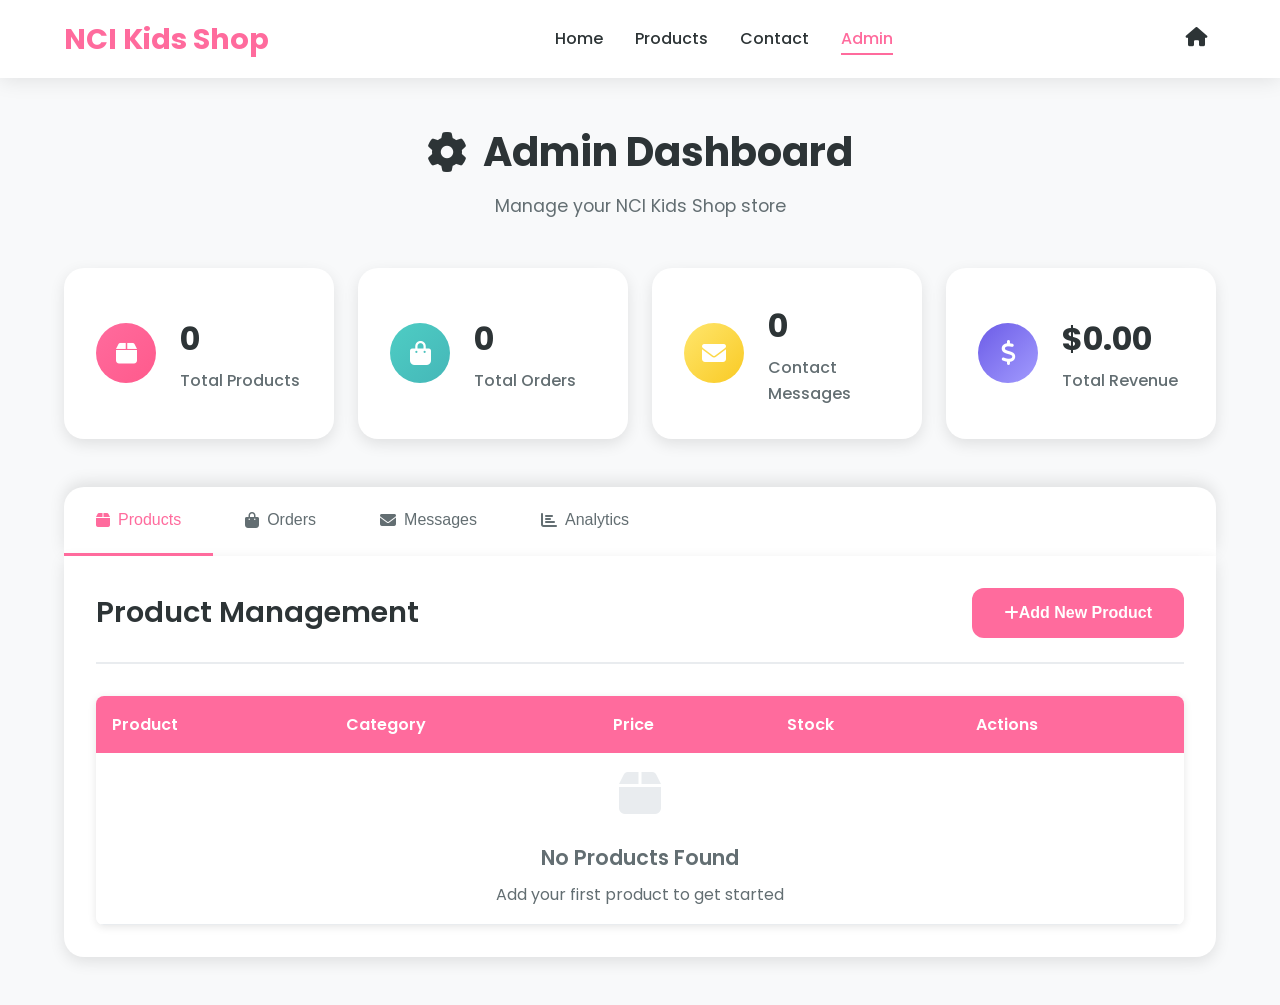
<file: pages/admin.html>
<!DOCTYPE html>
<html lang="en">
<head>
    <meta charset="UTF-8">
    <meta name="viewport" content="width=device-width, initial-scale=1.0">
    <title>Admin Dashboard - NCI Kids Shop</title>
    <link rel="stylesheet" href="../css/style.css">
    <link rel="stylesheet" href="../css/admin.css">
    <link href="https://fonts.googleapis.com/css2?family=Poppins:wght@300;400;500;600;700&display=swap" rel="stylesheet">
    <link rel="stylesheet" href="https://cdnjs.cloudflare.com/ajax/libs/font-awesome/6.4.0/css/all.min.css">
</head>
<body>
    <!-- Header -->
    <header class="header">
        <nav class="navbar">
            <div class="nav-container">
                <div class="nav-logo">
                    <h2><a href="../index.html">NCI Kids Shop</a></h2>
                </div>
                <ul class="nav-menu">
                    <li><a href="../index.html" class="nav-link">Home</a></li>
                    <li><a href="../index.html#products" class="nav-link">Products</a></li>
                    <li><a href="contact.html" class="nav-link">Contact</a></li>
                    <li><a href="admin.html" class="nav-link active">Admin</a></li>
                </ul>
                <div class="nav-icons">
                    <div class="cart-icon" onclick="window.location.href = '../index.html'">
                        <i class="fas fa-home"></i>
                    </div>
                </div>
                <div class="hamburger">
                    <span></span>
                    <span></span>
                    <span></span>
                </div>
            </div>
        </nav>
    </header>

    <!-- Admin Dashboard -->
    <section class="admin-section">
        <div class="container">
            <div class="admin-header">
                <h1><i class="fas fa-cog"></i> Admin Dashboard</h1>
                <p>Manage your NCI Kids Shop store</p>
            </div>

            <!-- Dashboard Stats -->
            <div class="dashboard-stats">
                <div class="stat-card">
                    <div class="stat-icon">
                        <i class="fas fa-box"></i>
                    </div>
                    <div class="stat-info">
                        <h3 id="totalProducts">15</h3>
                        <p>Total Products</p>
                    </div>
                </div>
                <div class="stat-card">
                    <div class="stat-icon">
                        <i class="fas fa-shopping-bag"></i>
                    </div>
                    <div class="stat-info">
                        <h3 id="totalOrders">0</h3>
                        <p>Total Orders</p>
                    </div>
                </div>
                <div class="stat-card">
                    <div class="stat-icon">
                        <i class="fas fa-envelope"></i>
                    </div>
                    <div class="stat-info">
                        <h3 id="totalMessages">0</h3>
                        <p>Contact Messages</p>
                    </div>
                </div>
                <div class="stat-card">
                    <div class="stat-icon">
                        <i class="fas fa-dollar-sign"></i>
                    </div>
                    <div class="stat-info">
                        <h3 id="totalRevenue">$0</h3>
                        <p>Total Revenue</p>
                    </div>
                </div>
            </div>

            <!-- Admin Tabs -->
            <div class="admin-tabs">
                <button class="tab-btn active" onclick="showTab('products')">
                    <i class="fas fa-box"></i> Products
                </button>
                <button class="tab-btn" onclick="showTab('orders')">
                    <i class="fas fa-shopping-bag"></i> Orders
                </button>
                <button class="tab-btn" onclick="showTab('messages')">
                    <i class="fas fa-envelope"></i> Messages
                </button>
                <button class="tab-btn" onclick="showTab('analytics')">
                    <i class="fas fa-chart-bar"></i> Analytics
                </button>
            </div>

            <!-- Products Tab -->
            <div class="tab-content active" id="products-tab">
                <div class="section-header">
                    <h2>Product Management</h2>
                    <button class="btn-primary" onclick="showAddProductForm()">
                        <i class="fas fa-plus"></i> Add New Product
                    </button>
                </div>

                <!-- Product Form -->
                <div class="product-form-container" id="productFormContainer">
                    <div class="form-header">
                        <h3 id="formTitle">Add New Product</h3>
                        <button class="close-form" onclick="hideProductForm()">
                            <i class="fas fa-times"></i>
                        </button>
                    </div>
                    <form class="product-form" id="productForm">
                        <input type="hidden" id="productId">
                        <div class="form-row">
                            <div class="form-group">
                                <label for="productName">Product Name *</label>
                                <input type="text" id="productName" name="name" required>
                                <span class="error-message"></span>
                            </div>
                            <div class="form-group">
                                <label for="productCategory">Category *</label>
                                <select id="productCategory" name="category" required>
                                    <option value="">Select Category</option>
                                    <option value="clothing">Clothing</option>
                                    <option value="toys">Toys</option>
                                    <option value="feeding">Feeding</option>
                                    <option value="accessories">Accessories</option>
                                    <option value="bath-care">Bath & Care</option>
                                </select>
                                <span class="error-message"></span>
                            </div>
                        </div>
                        <div class="form-row">
                            <div class="form-group">
                                <label for="productPrice">Price *</label>
                                <input type="number" id="productPrice" name="price" step="0.01" min="0" required>
                                <span class="error-message"></span>
                            </div>
                            <div class="form-group">
                                <label for="productStock">Stock Quantity</label>
                                <input type="number" id="productStock" name="stock" min="0" value="0">
                            </div>
                        </div>
                        <div class="form-group">
                            <label for="productDescription">Description *</label>
                            <textarea id="productDescription" name="description" rows="3" required></textarea>
                            <span class="error-message"></span>
                        </div>
                        <div class="form-group">
                            <label for="productImage">Image URL</label>
                            <input type="url" id="productImage" name="image" placeholder="https://example.com/image.jpg">
                        </div>
                        <div class="form-actions">
                            <button type="button" class="btn-secondary" onclick="hideProductForm()">Cancel</button>
                            <button type="submit" class="btn-primary">
                                <i class="fas fa-save"></i> <span id="submitText">Add Product</span>
                            </button>
                        </div>
                    </form>
                </div>

                <!-- Products List -->
                <div class="products-list">
                    <div class="products-table">
                        <table>
                            <thead>
                                <tr>
                                    <th>Product</th>
                                    <th>Category</th>
                                    <th>Price</th>
                                    <th>Stock</th>
                                    <th>Actions</th>
                                </tr>
                            </thead>
                            <tbody id="productsTableBody">
                                <!-- Products will be loaded here -->
                            </tbody>
                        </table>
                    </div>
                </div>
            </div>

            <!-- Orders Tab -->
            <div class="tab-content" id="orders-tab">
                <div class="section-header">
                    <h2>Order Management</h2>
                </div>
                <div class="orders-list">
                    <div class="orders-table">
                        <table>
                            <thead>
                                <tr>
                                    <th>Order ID</th>
                                    <th>Customer</th>
                                    <th>Date</th>
                                    <th>Total</th>
                                    <th>Status</th>
                                    <th>Actions</th>
                                </tr>
                            </thead>
                            <tbody id="ordersTableBody">
                                <!-- Orders will be loaded here -->
                            </tbody>
                        </table>
                    </div>
                </div>
            </div>

            <!-- Messages Tab -->
            <div class="tab-content" id="messages-tab">
                <div class="section-header">
                    <h2>Contact Messages</h2>
                </div>
                <div class="messages-list">
                    <div id="messagesContainer">
                        <!-- Messages will be loaded here -->
                    </div>
                </div>
            </div>

            <!-- Analytics Tab -->
            <div class="tab-content" id="analytics-tab">
                <div class="section-header">
                    <h2>Analytics & Reports</h2>
                </div>
                <div class="analytics-container">
                    <div class="analytics-card">
                        <h3>Product Categories</h3>
                        <div class="category-stats" id="categoryStats">
                            <!-- Category statistics will be loaded here -->
                        </div>
                    </div>
                    <div class="analytics-card">
                        <h3>Recent Activity</h3>
                        <div class="activity-feed" id="activityFeed">
                            <!-- Activity feed will be loaded here -->
                        </div>
                    </div>
                </div>
            </div>
        </div>
    </section>

    <!-- Order Details Modal -->
    <div class="modal" id="orderModal">
        <div class="modal-content modal-large">
            <div class="modal-header">
                <h2>Order Details</h2>
                <button class="close-modal" onclick="closeOrderModal()">
                    <i class="fas fa-times"></i>
                </button>
            </div>
            <div class="modal-body" id="orderModalBody">
                <!-- Order details will be loaded here -->
            </div>
        </div>
    </div>

    <!-- Delete Confirmation Modal -->
    <div class="modal" id="deleteModal">
        <div class="modal-content">
            <div class="modal-header">
                <h2>Confirm Delete</h2>
                <button class="close-modal" onclick="closeDeleteModal()">
                    <i class="fas fa-times"></i>
                </button>
            </div>
            <div class="modal-body">
                <p>Are you sure you want to delete this product? This action cannot be undone.</p>
            </div>
            <div class="modal-actions">
                <button class="btn-secondary" onclick="closeDeleteModal()">Cancel</button>
                <button class="btn-danger" onclick="confirmDelete()">Delete</button>
            </div>
        </div>
    </div>

    <script src="../js/script.js"></script>
    <script src="../js/admin.js"></script>
</body>
</html>
</file>
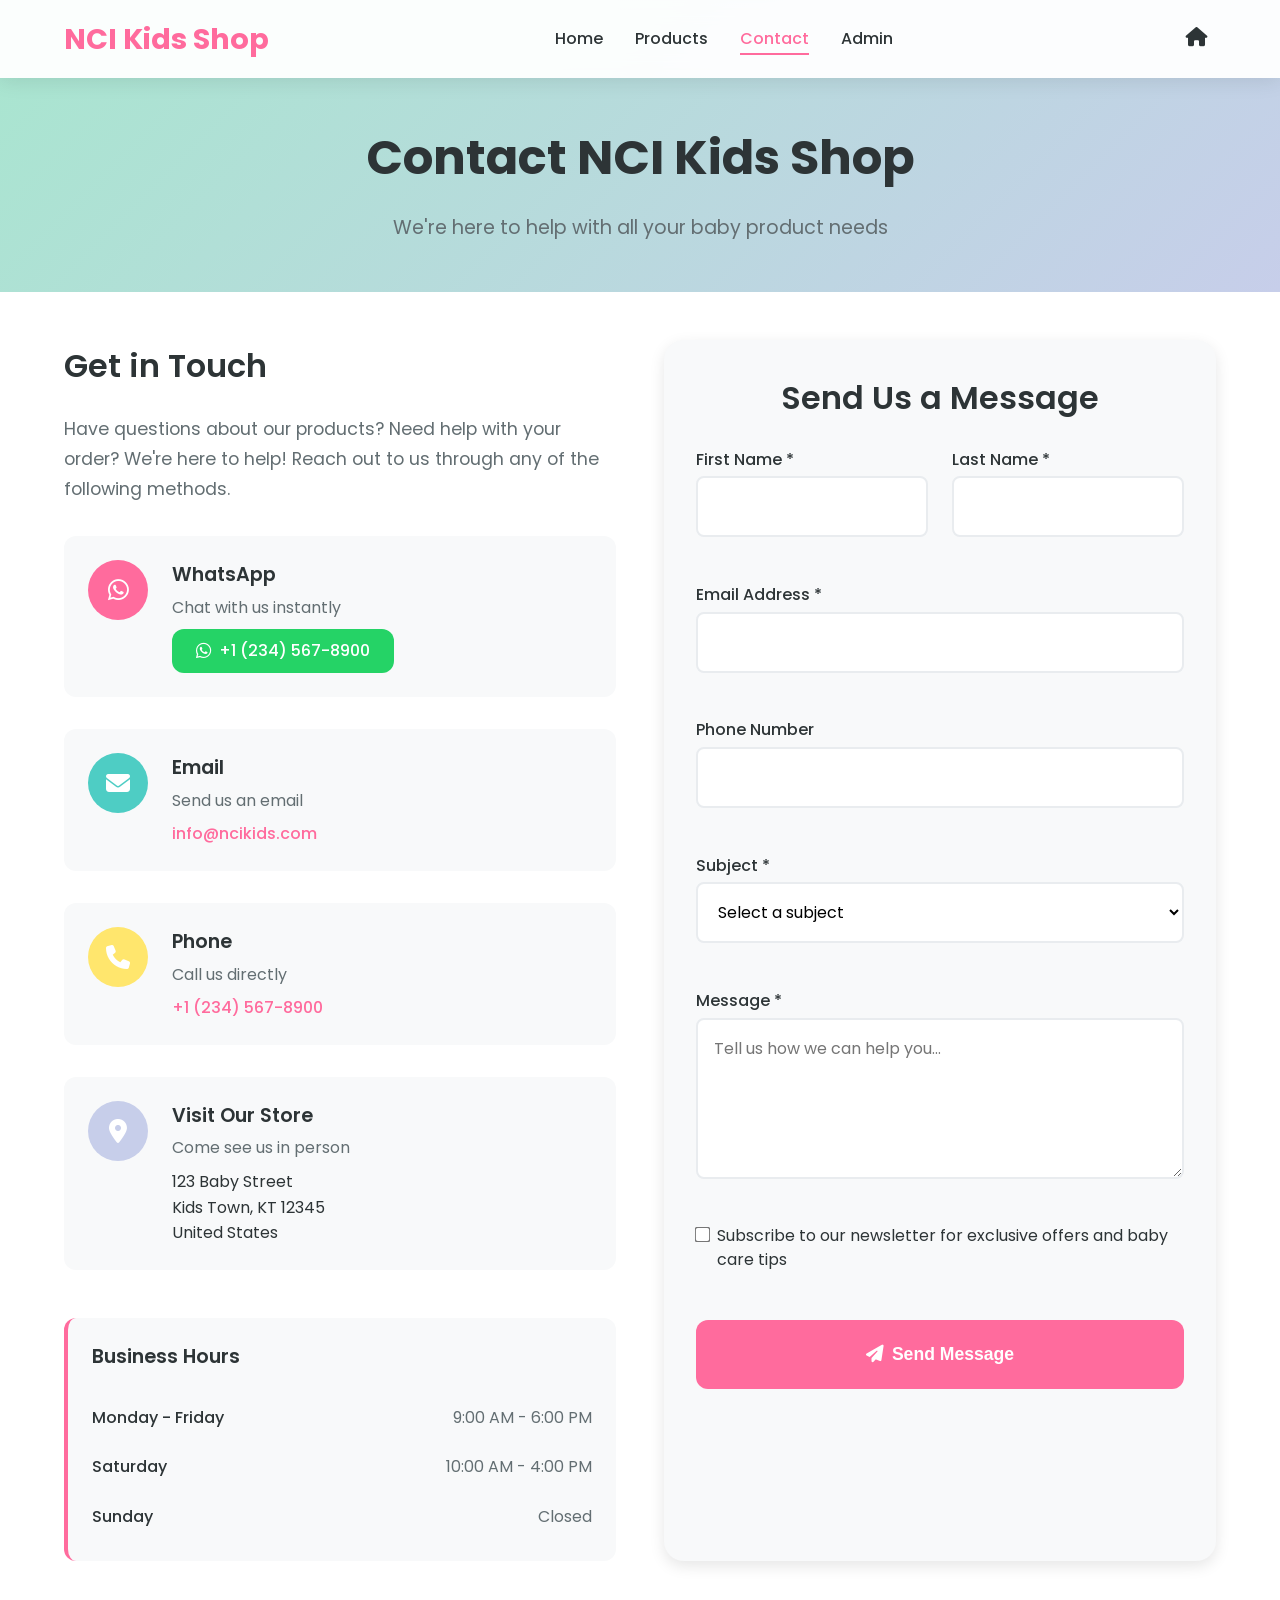
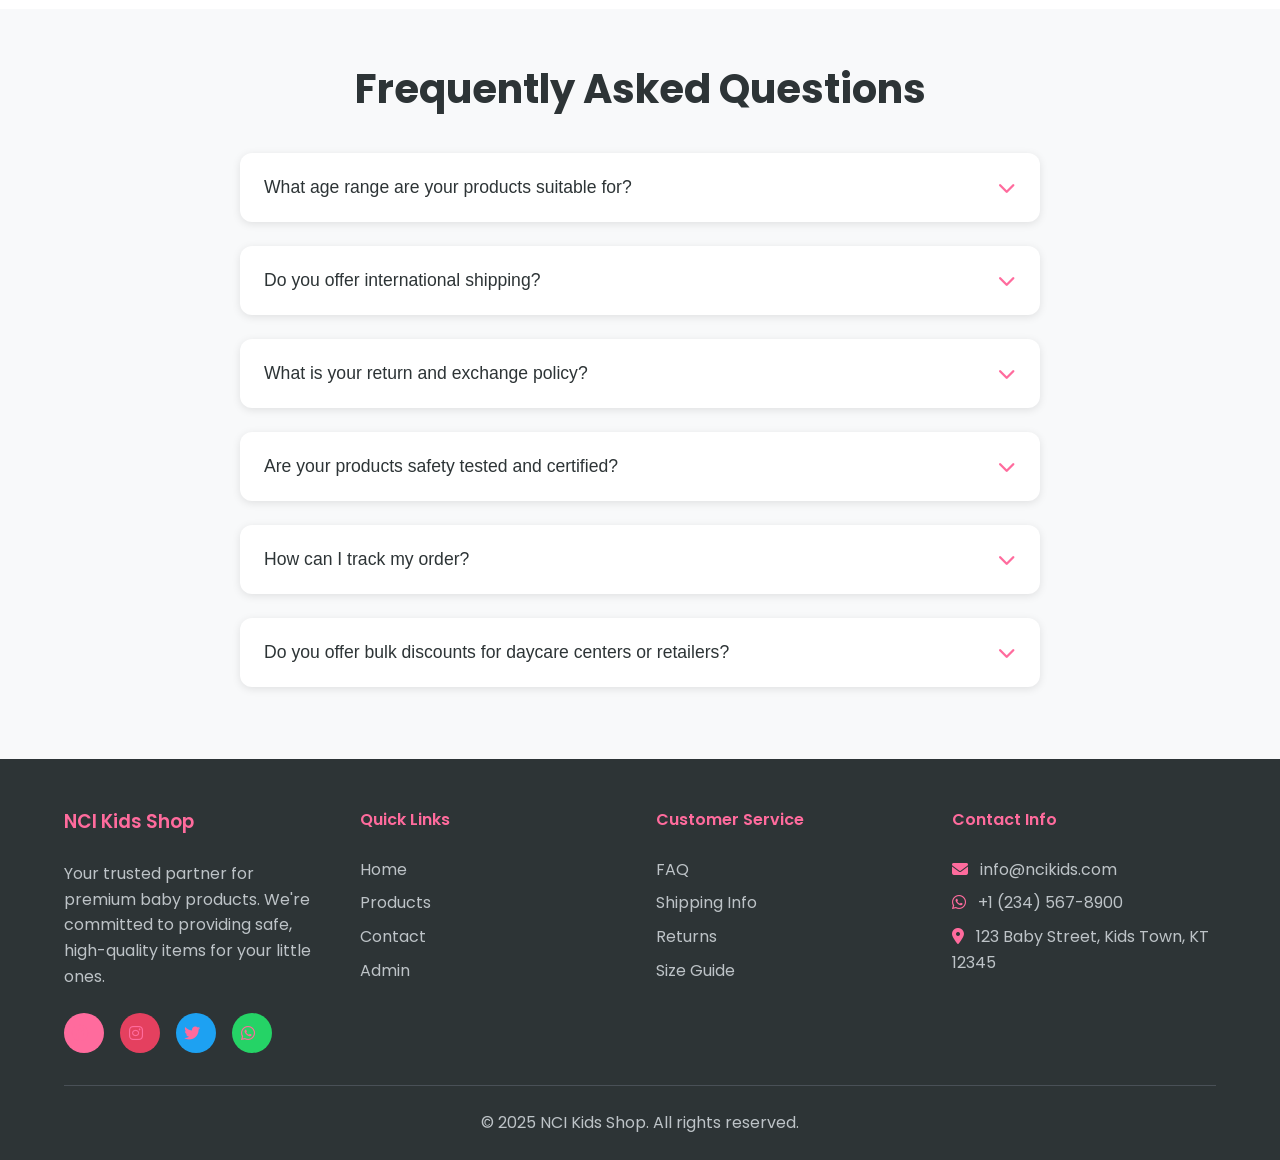
<file: pages/contact.html>
<!DOCTYPE html>
<html lang="en">
<head>
    <meta charset="UTF-8">
    <meta name="viewport" content="width=device-width, initial-scale=1.0">
    <title>Contact Us - NCI Kids Shop</title>
    <link rel="stylesheet" href="../css/style.css">
    <link rel="stylesheet" href="../css/contact.css">
    <link href="https://fonts.googleapis.com/css2?family=Poppins:wght@300;400;500;600;700&display=swap" rel="stylesheet">
    <link rel="stylesheet" href="https://cdnjs.cloudflare.com/ajax/libs/font-awesome/6.4.0/css/all.min.css">
</head>
<body>
    <!-- Header -->
    <header class="header">
        <nav class="navbar">
            <div class="nav-container">
                <div class="nav-logo">
                    <h2><a href="../index.html">NCI Kids Shop</a></h2>
                </div>
                <ul class="nav-menu">
                    <li><a href="../index.html" class="nav-link">Home</a></li>
                    <li><a href="../index.html#products" class="nav-link">Products</a></li>
                    <li><a href="contact.html" class="nav-link active">Contact</a></li>
                    <li><a href="admin.html" class="nav-link">Admin</a></li>
                </ul>
                <div class="nav-icons">
                    <div class="cart-icon" onclick="window.location.href = '../index.html'">
                        <i class="fas fa-home"></i>
                    </div>
                </div>
                <div class="hamburger">
                    <span></span>
                    <span></span>
                    <span></span>
                </div>
            </div>
        </nav>
    </header>

    <!-- Contact Hero Section -->
    <section class="contact-hero">
        <div class="container">
            <div class="contact-hero-content">
                <h1>Contact NCI Kids Shop</h1>
                <p>We're here to help with all your baby product needs</p>
            </div>
        </div>
    </section>

    <!-- Contact Section -->
    <section class="contact-section">
        <div class="container">
            <div class="contact-container">
                <!-- Contact Information -->
                <div class="contact-info">
                    <h2>Get in Touch</h2>
                    <p class="contact-description">
                        Have questions about our products? Need help with your order? 
                        We're here to help! Reach out to us through any of the following methods.
                    </p>
                    
                    <div class="contact-methods">
                        <div class="contact-method">
                            <div class="contact-icon">
                                <i class="fab fa-whatsapp"></i>
                            </div>
                            <div class="contact-details">
                                <h3>WhatsApp</h3>
                                <p>Chat with us instantly</p>
                                <a href="https://wa.me/1234567890?text=Hi,%20I'm%20interested%20in%20your%20baby%20products" target="_blank" class="whatsapp-link">
                                    +1 (234) 567-8900
                                </a>
                            </div>
                        </div>

                        <div class="contact-method">
                            <div class="contact-icon">
                                <i class="fas fa-envelope"></i>
                            </div>
                            <div class="contact-details">
                                <h3>Email</h3>
                                <p>Send us an email</p>
                                <a href="mailto:info@ncikids.com">info@ncikids.com</a>
                            </div>
                        </div>

                        <div class="contact-method">
                            <div class="contact-icon">
                                <i class="fas fa-phone"></i>
                            </div>
                            <div class="contact-details">
                                <h3>Phone</h3>
                                <p>Call us directly</p>
                                <a href="tel:+1234567890">+1 (234) 567-8900</a>
                            </div>
                        </div>

                        <div class="contact-method">
                            <div class="contact-icon">
                                <i class="fas fa-map-marker-alt"></i>
                            </div>
                            <div class="contact-details">
                                <h3>Visit Our Store</h3>
                                <p>Come see us in person</p>
                                <address>
                                    123 Baby Street<br>
                                    Kids Town, KT 12345<br>
                                    United States
                                </address>
                            </div>
                        </div>
                    </div>

                    <div class="business-hours">
                        <h3>Business Hours</h3>
                        <div class="hours-list">
                            <div class="hours-item">
                                <span class="day">Monday - Friday</span>
                                <span class="time">9:00 AM - 6:00 PM</span>
                            </div>
                            <div class="hours-item">
                                <span class="day">Saturday</span>
                                <span class="time">10:00 AM - 4:00 PM</span>
                            </div>
                            <div class="hours-item">
                                <span class="day">Sunday</span>
                                <span class="time">Closed</span>
                            </div>
                        </div>
                    </div>
                </div>

                <!-- Contact Form -->
                <div class="contact-form-container">
                    <h2>Send Us a Message</h2>
                    <form class="contact-form" id="contactForm">
                        <div class="form-row">
                            <div class="form-group">
                                <label for="firstName">First Name *</label>
                                <input type="text" id="firstName" name="firstName" required>
                                <span class="error-message"></span>
                            </div>
                            <div class="form-group">
                                <label for="lastName">Last Name *</label>
                                <input type="text" id="lastName" name="lastName" required>
                                <span class="error-message"></span>
                            </div>
                        </div>
                        
                        <div class="form-group">
                            <label for="email">Email Address *</label>
                            <input type="email" id="email" name="email" required>
                            <span class="error-message"></span>
                        </div>
                        
                        <div class="form-group">
                            <label for="phone">Phone Number</label>
                            <input type="tel" id="phone" name="phone">
                            <span class="error-message"></span>
                        </div>
                        
                        <div class="form-group">
                            <label for="subject">Subject *</label>
                            <select id="subject" name="subject" required>
                                <option value="">Select a subject</option>
                                <option value="product-inquiry">Product Inquiry</option>
                                <option value="order-support">Order Support</option>
                                <option value="shipping-info">Shipping Information</option>
                                <option value="return-exchange">Returns & Exchanges</option>
                                <option value="bulk-order">Bulk Orders</option>
                                <option value="partnership">Partnership Inquiry</option>
                                <option value="feedback">Feedback</option>
                                <option value="other">Other</option>
                            </select>
                            <span class="error-message"></span>
                        </div>
                        
                        <div class="form-group">
                            <label for="message">Message *</label>
                            <textarea id="message" name="message" rows="5" placeholder="Tell us how we can help you..." required></textarea>
                            <span class="error-message"></span>
                        </div>
                        
                        <div class="checkbox-group">
                            <input type="checkbox" id="newsletter" name="newsletter">
                            <label for="newsletter">
                                Subscribe to our newsletter for exclusive offers and baby care tips
                            </label>
                        </div>
                        
                        <button type="submit" class="btn-primary submit-btn">
                            <i class="fas fa-paper-plane"></i> Send Message
                        </button>
                    </form>
                </div>
            </div>
        </div>
    </section>

    <!-- FAQ Section -->
    <section class="faq-section">
        <div class="container">
            <h2 class="section-title">Frequently Asked Questions</h2>
            <div class="faq-container">
                <div class="faq-item">
                    <button class="faq-question" onclick="toggleFAQ(this)">
                        <span>What age range are your products suitable for?</span>
                        <i class="fas fa-chevron-down"></i>
                    </button>
                    <div class="faq-answer">
                        <p>Our products are designed for babies and children from newborn to 3 years old. Each product listing includes specific age recommendations and safety guidelines to help you choose the right items for your little one.</p>
                    </div>
                </div>

                <div class="faq-item">
                    <button class="faq-question" onclick="toggleFAQ(this)">
                        <span>Do you offer international shipping?</span>
                        <i class="fas fa-chevron-down"></i>
                    </button>
                    <div class="faq-answer">
                        <p>Yes! We ship to many countries worldwide. Shipping costs and delivery times vary by location. You can see available shipping options and costs during checkout. For specific countries not listed, please contact us directly.</p>
                    </div>
                </div>

                <div class="faq-item">
                    <button class="faq-question" onclick="toggleFAQ(this)">
                        <span>What is your return and exchange policy?</span>
                        <i class="fas fa-chevron-down"></i>
                    </button>
                    <div class="faq-answer">
                        <p>We offer a 30-day return policy for unused items in their original packaging. For safety reasons, certain items like feeding bottles and personal care products cannot be returned once opened. Please contact our customer service team to initiate a return.</p>
                    </div>
                </div>

                <div class="faq-item">
                    <button class="faq-question" onclick="toggleFAQ(this)">
                        <span>Are your products safety tested and certified?</span>
                        <i class="fas fa-chevron-down"></i>
                    </button>
                    <div class="faq-answer">
                        <p>Absolutely! All our products meet or exceed international safety standards including CPSC, EN71, and ASTM certifications. We work only with trusted manufacturers who prioritize safety and quality in their production processes.</p>
                    </div>
                </div>

                <div class="faq-item">
                    <button class="faq-question" onclick="toggleFAQ(this)">
                        <span>How can I track my order?</span>
                        <i class="fas fa-chevron-down"></i>
                    </button>
                    <div class="faq-answer">
                        <p>Once your order ships, you'll receive a confirmation email with tracking information. You can also contact our customer service team with your order number for real-time updates on your shipment status.</p>
                    </div>
                </div>

                <div class="faq-item">
                    <button class="faq-question" onclick="toggleFAQ(this)">
                        <span>Do you offer bulk discounts for daycare centers or retailers?</span>
                        <i class="fas fa-chevron-down"></i>
                    </button>
                    <div class="faq-answer">
                        <p>Yes, we offer special pricing for bulk orders and business customers. Please contact us with your requirements, and our team will provide you with a customized quote based on your needs.</p>
                    </div>
                </div>
            </div>
        </div>
    </section>

    <!-- Success Modal -->
    <div class="modal" id="successModal">
        <div class="modal-content">
            <div class="success-icon">
                <i class="fas fa-check-circle"></i>
            </div>
            <h2>Message Sent!</h2>
            <p>Thank you for contacting NCI Kids Shop. We've received your message and will get back to you within 24 hours.</p>
            <div class="modal-actions">
                <button class="btn-primary" onclick="closeModal()">Close</button>
            </div>
        </div>
    </div>

    <!-- Footer -->
    <footer class="footer">
        <div class="container">
            <div class="footer-content">
                <div class="footer-section">
                    <h3>NCI Kids Shop</h3>
                    <p>Your trusted partner for premium baby products. We're committed to providing safe, high-quality items for your little ones.</p>
                    <div class="social-links">
                        <a href="#" aria-label="Facebook"><i class="fab fa-facebook"></i></a>
                        <a href="#" aria-label="Instagram"><i class="fab fa-instagram"></i></a>
                        <a href="#" aria-label="Twitter"><i class="fab fa-twitter"></i></a>
                        <a href="https://wa.me/1234567890" aria-label="WhatsApp"><i class="fab fa-whatsapp"></i></a>
                    </div>
                </div>
                <div class="footer-section">
                    <h4>Quick Links</h4>
                    <ul>
                        <li><a href="../index.html">Home</a></li>
                        <li><a href="../index.html#products">Products</a></li>
                        <li><a href="contact.html">Contact</a></li>
                        <li><a href="admin.html">Admin</a></li>
                    </ul>
                </div>
                <div class="footer-section">
                    <h4>Customer Service</h4>
                    <ul>
                        <li><a href="#faq">FAQ</a></li>
                        <li><a href="#shipping">Shipping Info</a></li>
                        <li><a href="#returns">Returns</a></li>
                        <li><a href="#size-guide">Size Guide</a></li>
                    </ul>
                </div>
                <div class="footer-section">
                    <h4>Contact Info</h4>
                    <p><i class="fas fa-envelope"></i> info@ncikids.com</p>
                    <p><i class="fab fa-whatsapp"></i> +1 (234) 567-8900</p>
                    <p><i class="fas fa-map-marker-alt"></i> 123 Baby Street, Kids Town, KT 12345</p>
                </div>
            </div>
            <div class="footer-bottom">
                <p>&copy; 2025 NCI Kids Shop. All rights reserved.</p>
            </div>
        </div>
    </footer>

    <script src="../js/script.js"></script>
    <script src="../js/contact.js"></script>
</body>
</html>
</file>
<file: css/style.css>
/* Reset and Base Styles */
* {
    margin: 0;
    padding: 0;
    box-sizing: border-box;
}

:root {
    /* Soft, baby-friendly color palette */
    --primary-color: #ff6b9d;
    --primary-hover: #ff5a8c;
    --secondary-color: #4ecdc4;
    --accent-color: #ffe66d;
    --light-pink: #ffb3d4;
    --light-blue: #a8e6cf;
    --light-purple: #c7ceea;
    --soft-gray: #f8f9fa;
    --medium-gray: #e9ecef;
    --dark-gray: #495057;
    --text-dark: #2d3436;
    --text-light: #636e72;
    --white: #ffffff;
    --shadow: rgba(0, 0, 0, 0.1);
    --shadow-hover: rgba(0, 0, 0, 0.15);
    
    /* Typography */
    --font-primary: 'Poppins', sans-serif;
    --font-weight-light: 300;
    --font-weight-normal: 400;
    --font-weight-medium: 500;
    --font-weight-semibold: 600;
    --font-weight-bold: 700;
    
    /* Spacing */
    --spacing-xs: 0.25rem;
    --spacing-sm: 0.5rem;
    --spacing-md: 1rem;
    --spacing-lg: 1.5rem;
    --spacing-xl: 2rem;
    --spacing-xxl: 3rem;
    
    /* Border Radius */
    --border-radius-sm: 8px;
    --border-radius-md: 12px;
    --border-radius-lg: 20px;
    
    /* Transitions */
    --transition-fast: 0.2s ease;
    --transition-medium: 0.3s ease;
    --transition-slow: 0.5s ease;
}

body {
    font-family: var(--font-primary);
    font-weight: var(--font-weight-normal);
    line-height: 1.6;
    color: var(--text-dark);
    background-color: var(--white);
}

.container {
    max-width: 1200px;
    margin: 0 auto;
    padding: 0 var(--spacing-lg);
}

/* Header Styles */
.header {
    position: fixed;
    top: 0;
    left: 0;
    right: 0;
    background: rgba(255, 255, 255, 0.95);
    backdrop-filter: blur(10px);
    box-shadow: 0 2px 20px var(--shadow);
    z-index: 1000;
    transition: var(--transition-medium);
}

.navbar {
    padding: var(--spacing-md) 0;
}

.nav-container {
    display: flex;
    justify-content: space-between;
    align-items: center;
    max-width: 1200px;
    margin: 0 auto;
    padding: 0 var(--spacing-lg);
}

.nav-logo h2 {
    color: var(--primary-color);
    font-weight: var(--font-weight-bold);
    font-size: 1.8rem;
}

.nav-menu {
    display: flex;
    list-style: none;
    gap: var(--spacing-xl);
}

.nav-link {
    text-decoration: none;
    color: var(--text-dark);
    font-weight: var(--font-weight-medium);
    transition: var(--transition-fast);
    position: relative;
}

.nav-link:hover {
    color: var(--primary-color);
}

.nav-link::after {
    content: '';
    position: absolute;
    bottom: -5px;
    left: 0;
    width: 0;
    height: 2px;
    background: var(--primary-color);
    transition: var(--transition-fast);
}

.nav-link:hover::after {
    width: 100%;
}

.nav-icons {
    display: flex;
    align-items: center;
    gap: var(--spacing-md);
}

.cart-icon {
    position: relative;
    cursor: pointer;
    padding: var(--spacing-sm);
    border-radius: var(--border-radius-sm);
    transition: var(--transition-fast);
}

.cart-icon:hover {
    background: var(--soft-gray);
}

.cart-icon i {
    font-size: 1.2rem;
    color: var(--text-dark);
}

.cart-count {
    position: absolute;
    top: -5px;
    right: -5px;
    background: var(--primary-color);
    color: var(--white);
    border-radius: 50%;
    width: 20px;
    height: 20px;
    display: flex;
    align-items: center;
    justify-content: center;
    font-size: 0.75rem;
    font-weight: var(--font-weight-semibold);
}

.hamburger {
    display: none;
    flex-direction: column;
    cursor: pointer;
    gap: 4px;
}

.hamburger span {
    width: 25px;
    height: 3px;
    background: var(--text-dark);
    border-radius: 3px;
    transition: var(--transition-fast);
}

/* Hero Section */
.hero {
    padding: 120px 0 var(--spacing-xxl);
    background: linear-gradient(135deg, var(--light-pink) 0%, var(--light-blue) 100%);
    min-height: 100vh;
    display: flex;
    align-items: center;
}

.hero-container {
    max-width: 1200px;
    margin: 0 auto;
    padding: 0 var(--spacing-lg);
    display: grid;
    grid-template-columns: 1fr 1fr;
    gap: var(--spacing-xxl);
    align-items: center;
}

.hero-content h1 {
    font-size: 3.5rem;
    font-weight: var(--font-weight-bold);
    color: var(--text-dark);
    margin-bottom: var(--spacing-md);
    line-height: 1.2;
}

.hero-subtitle {
    font-size: 1.4rem;
    font-weight: var(--font-weight-medium);
    color: var(--primary-color);
    margin-bottom: var(--spacing-lg);
}

.hero-description {
    font-size: 1.1rem;
    color: var(--text-light);
    margin-bottom: var(--spacing-xl);
    line-height: 1.7;
}

.hero-buttons {
    display: flex;
    gap: var(--spacing-lg);
}

.hero-image {
    display: flex;
    justify-content: center;
    align-items: center;
}

.hero-placeholder {
    width: 300px;
    height: 300px;
    background: var(--white);
    border-radius: var(--border-radius-lg);
    display: flex;
    flex-direction: column;
    align-items: center;
    justify-content: center;
    box-shadow: 0 20px 40px var(--shadow);
    transition: var(--transition-medium);
}

.hero-placeholder:hover {
    transform: translateY(-10px);
    box-shadow: 0 30px 60px var(--shadow-hover);
}

.hero-placeholder i {
    font-size: 4rem;
    color: var(--primary-color);
    margin-bottom: var(--spacing-md);
}

.hero-placeholder p {
    font-size: 1.2rem;
    font-weight: var(--font-weight-medium);
    color: var(--text-dark);
}

/* Button Styles */
.btn-primary, .btn-secondary {
    padding: var(--spacing-md) var(--spacing-xl);
    border: none;
    border-radius: var(--border-radius-md);
    font-size: 1rem;
    font-weight: var(--font-weight-semibold);
    cursor: pointer;
    transition: var(--transition-fast);
    text-decoration: none;
    display: inline-flex;
    align-items: center;
    justify-content: center;
}

.btn-primary {
    background: var(--primary-color);
    color: var(--white);
}

.btn-primary:hover {
    background: var(--primary-hover);
    transform: translateY(-2px);
}

.btn-secondary {
    background: transparent;
    color: var(--primary-color);
    border: 2px solid var(--primary-color);
}

.btn-secondary:hover {
    background: var(--primary-color);
    color: var(--white);
}

.btn-full {
    width: 100%;
}

/* Features Section */
.features {
    padding: var(--spacing-xxl) 0;
    background: var(--white);
}

.features-grid {
    display: grid;
    grid-template-columns: repeat(auto-fit, minmax(300px, 1fr));
    gap: var(--spacing-xl);
}

.feature-card {
    text-align: center;
    padding: var(--spacing-xl);
    background: var(--soft-gray);
    border-radius: var(--border-radius-lg);
    transition: var(--transition-medium);
}

.feature-card:hover {
    transform: translateY(-5px);
    box-shadow: 0 15px 30px var(--shadow);
}

.feature-icon {
    width: 80px;
    height: 80px;
    background: var(--primary-color);
    border-radius: 50%;
    display: flex;
    align-items: center;
    justify-content: center;
    margin: 0 auto var(--spacing-lg);
}

.feature-icon i {
    font-size: 2rem;
    color: var(--white);
}

.feature-card h3 {
    font-size: 1.3rem;
    font-weight: var(--font-weight-semibold);
    color: var(--text-dark);
    margin-bottom: var(--spacing-sm);
}

.feature-card p {
    color: var(--text-light);
    line-height: 1.6;
}

/* Products Section */
.products {
    padding: var(--spacing-xxl) 0;
    background: var(--soft-gray);
}

.section-title {
    text-align: center;
    font-size: 2.5rem;
    font-weight: var(--font-weight-bold);
    color: var(--text-dark);
    margin-bottom: var(--spacing-xl);
}

.category-filter {
    display: flex;
    justify-content: center;
    gap: var(--spacing-md);
    margin-bottom: var(--spacing-xl);
    flex-wrap: wrap;
}

.filter-btn {
    padding: var(--spacing-sm) var(--spacing-lg);
    border: none;
    background: var(--white);
    color: var(--text-dark);
    border-radius: var(--border-radius-md);
    cursor: pointer;
    transition: var(--transition-fast);
    font-weight: var(--font-weight-medium);
}

.filter-btn:hover,
.filter-btn.active {
    background: var(--primary-color);
    color: var(--white);
}

.products-grid {
    display: grid;
    grid-template-columns: repeat(auto-fit, minmax(280px, 1fr));
    gap: var(--spacing-xl);
}

.product-card {
    background: var(--white);
    border-radius: var(--border-radius-lg);
    overflow: hidden;
    box-shadow: 0 5px 15px var(--shadow);
    transition: var(--transition-medium);
    display: none; /* Initially hidden for filtering */
}

.product-card.show {
    display: block;
    animation: fadeIn 0.5s ease;
}

.product-card:hover {
    transform: translateY(-5px);
    box-shadow: 0 15px 30px var(--shadow-hover);
}

@keyframes fadeIn {
    from { opacity: 0; transform: translateY(20px); }
    to { opacity: 1; transform: translateY(0); }
}

.product-image {
    height: 200px;
    background: var(--medium-gray);
    display: flex;
    align-items: center;
    justify-content: center;
    position: relative;
    overflow: hidden;
}

.product-image img {
    width: 100%;
    height: 100%;
    object-fit: cover;
    transition: var(--transition-medium);
}

.product-image:hover img {
    transform: scale(1.05);
}

.product-placeholder {
    display: flex;
    flex-direction: column;
    align-items: center;
    justify-content: center;
    height: 100%;
    color: var(--text-light);
}

.product-placeholder i {
    font-size: 3rem;
    margin-bottom: var(--spacing-sm);
}

.product-info {
    padding: var(--spacing-lg);
}

.product-category {
    color: var(--primary-color);
    font-size: 0.9rem;
    font-weight: var(--font-weight-medium);
    text-transform: uppercase;
    letter-spacing: 1px;
    margin-bottom: var(--spacing-xs);
}

.product-name {
    font-size: 1.2rem;
    font-weight: var(--font-weight-semibold);
    color: var(--text-dark);
    margin-bottom: var(--spacing-sm);
}

.product-description {
    color: var(--text-light);
    font-size: 0.95rem;
    margin-bottom: var(--spacing-lg);
    line-height: 1.5;
}

.product-footer {
    display: flex;
    justify-content: space-between;
    align-items: center;
}

.product-price {
    font-size: 1.4rem;
    font-weight: var(--font-weight-bold);
    color: var(--primary-color);
}

.add-to-cart {
    background: var(--secondary-color);
    color: var(--white);
    border: none;
    padding: var(--spacing-sm) var(--spacing-lg);
    border-radius: var(--border-radius-sm);
    cursor: pointer;
    font-weight: var(--font-weight-medium);
    transition: var(--transition-fast);
}

.add-to-cart:hover {
    background: #45b7b8;
    transform: scale(1.05);
}

/* Cart Sidebar */
.cart-sidebar {
    position: fixed;
    top: 0;
    right: -400px;
    width: 400px;
    height: 100vh;
    background: var(--white);
    box-shadow: -5px 0 15px var(--shadow);
    transition: var(--transition-medium);
    z-index: 1001;
    display: flex;
    flex-direction: column;
}

.cart-sidebar.open {
    right: 0;
}

.cart-overlay {
    position: fixed;
    top: 0;
    left: 0;
    width: 100%;
    height: 100%;
    background: rgba(0, 0, 0, 0.5);
    opacity: 0;
    visibility: hidden;
    transition: var(--transition-medium);
    z-index: 1000;
}

.cart-overlay.show {
    opacity: 1;
    visibility: visible;
}

.cart-header {
    display: flex;
    justify-content: space-between;
    align-items: center;
    padding: var(--spacing-lg);
    border-bottom: 1px solid var(--medium-gray);
}

.cart-header h3 {
    font-size: 1.3rem;
    font-weight: var(--font-weight-semibold);
    color: var(--text-dark);
}

.close-cart {
    background: none;
    border: none;
    font-size: 1.2rem;
    cursor: pointer;
    color: var(--text-dark);
    padding: var(--spacing-sm);
    border-radius: var(--border-radius-sm);
    transition: var(--transition-fast);
}

.close-cart:hover {
    background: var(--soft-gray);
}

.cart-items {
    flex: 1;
    padding: var(--spacing-lg);
    overflow-y: auto;
}

.cart-item {
    display: flex;
    gap: var(--spacing-md);
    padding: var(--spacing-lg) 0;
    border-bottom: 1px solid var(--medium-gray);
}

.cart-item:last-child {
    border-bottom: none;
}

.cart-item-image {
    width: 60px;
    height: 60px;
    background: var(--medium-gray);
    border-radius: var(--border-radius-sm);
    display: flex;
    align-items: center;
    justify-content: center;
    flex-shrink: 0;
}

.cart-item-image i {
    color: var(--text-light);
    font-size: 1.5rem;
}

.cart-item-info {
    flex: 1;
}

.cart-item-name {
    font-weight: var(--font-weight-medium);
    color: var(--text-dark);
    margin-bottom: var(--spacing-xs);
}

.cart-item-controls {
    display: flex;
    align-items: center;
    gap: var(--spacing-sm);
}

.quantity-btn {
    width: 30px;
    height: 30px;
    border: none;
    background: var(--medium-gray);
    border-radius: var(--border-radius-sm);
    cursor: pointer;
    display: flex;
    align-items: center;
    justify-content: center;
    transition: var(--transition-fast);
}

.quantity-btn:hover {
    background: var(--primary-color);
    color: var(--white);
}

.quantity-input {
    width: 50px;
    text-align: center;
    border: 1px solid var(--medium-gray);
    border-radius: var(--border-radius-sm);
    padding: var(--spacing-xs);
}

.cart-item-price {
    font-weight: var(--font-weight-semibold);
    color: var(--primary-color);
    margin-top: var(--spacing-xs);
}

.remove-item {
    background: none;
    border: none;
    color: var(--text-light);
    cursor: pointer;
    padding: var(--spacing-xs);
    border-radius: var(--border-radius-sm);
    transition: var(--transition-fast);
}

.remove-item:hover {
    color: #e74c3c;
    background: rgba(231, 76, 60, 0.1);
}

.cart-footer {
    padding: var(--spacing-lg);
    border-top: 1px solid var(--medium-gray);
    background: var(--soft-gray);
}

.cart-total {
    text-align: center;
    font-size: 1.2rem;
    margin-bottom: var(--spacing-lg);
    color: var(--text-dark);
}

.empty-cart {
    text-align: center;
    color: var(--text-light);
    padding: var(--spacing-xl);
}

.empty-cart i {
    font-size: 3rem;
    margin-bottom: var(--spacing-md);
    color: var(--medium-gray);
}

/* Footer */
.footer {
    background: var(--text-dark);
    color: var(--white);
    padding: var(--spacing-xxl) 0 var(--spacing-lg);
}

.footer-content {
    display: grid;
    grid-template-columns: repeat(auto-fit, minmax(250px, 1fr));
    gap: var(--spacing-xl);
    margin-bottom: var(--spacing-xl);
}

.footer-section h3,
.footer-section h4 {
    color: var(--primary-color);
    margin-bottom: var(--spacing-lg);
    font-weight: var(--font-weight-semibold);
}

.footer-section p,
.footer-section li {
    color: #bdc3c7;
    margin-bottom: var(--spacing-sm);
    line-height: 1.6;
}

.footer-section ul {
    list-style: none;
}

.footer-section a {
    color: #bdc3c7;
    text-decoration: none;
    transition: var(--transition-fast);
}

.footer-section a:hover {
    color: var(--primary-color);
}

.footer-section i {
    margin-right: var(--spacing-sm);
    color: var(--primary-color);
}

.footer-bottom {
    text-align: center;
    padding-top: var(--spacing-lg);
    border-top: 1px solid #495057;
    color: #bdc3c7;
}

/* Responsive Design */
@media (max-width: 768px) {
    :root {
        --spacing-lg: 1rem;
        --spacing-xl: 1.25rem;
        --spacing-xxl: 2rem;
    }

    .nav-menu {
        position: fixed;
        top: 100%;
        left: 0;
        right: 0;
        background: var(--white);
        flex-direction: column;
        padding: var(--spacing-lg);
        box-shadow: 0 5px 15px var(--shadow);
        transform: translateY(-100%);
        opacity: 0;
        visibility: hidden;
        transition: var(--transition-medium);
    }

    .nav-menu.active {
        transform: translateY(0);
        opacity: 1;
        visibility: visible;
    }

    .hamburger {
        display: flex;
    }

    .hero-container {
        grid-template-columns: 1fr;
        text-align: center;
        gap: var(--spacing-xl);
    }

    .hero-content h1 {
        font-size: 2.5rem;
    }

    .hero-buttons {
        justify-content: center;
        flex-wrap: wrap;
    }

    .hero-placeholder {
        width: 250px;
        height: 250px;
    }

    .section-title {
        font-size: 2rem;
    }

    .category-filter {
        gap: var(--spacing-sm);
    }

    .filter-btn {
        padding: var(--spacing-xs) var(--spacing-md);
        font-size: 0.9rem;
    }

    .products-grid {
        grid-template-columns: 1fr;
    }

    .cart-sidebar {
        width: 100%;
        right: -100%;
    }

    .footer-content {
        grid-template-columns: 1fr;
        text-align: center;
    }
}

@media (max-width: 480px) {
    .container,
    .nav-container {
        padding: 0 var(--spacing-md);
    }

    .hero {
        padding: 100px 0 var(--spacing-xl);
    }

    .hero-content h1 {
        font-size: 2rem;
    }

    .hero-subtitle {
        font-size: 1.2rem;
    }

    .hero-description {
        font-size: 1rem;
    }

    .hero-placeholder {
        width: 200px;
        height: 200px;
    }

    .hero-placeholder i {
        font-size: 3rem;
    }

    .btn-primary,
    .btn-secondary {
        padding: var(--spacing-sm) var(--spacing-lg);
        font-size: 0.9rem;
    }

    .products-grid {
        grid-template-columns: 1fr;
        gap: var(--spacing-lg);
    }
}

/* Utility Classes */
.text-center {
    text-align: center;
}

.text-left {
    text-align: left;
}

.text-right {
    text-align: right;
}

.d-none {
    display: none !important;
}

.d-block {
    display: block !important;
}

.d-flex {
    display: flex !important;
}

.align-center {
    align-items: center;
}

.justify-center {
    justify-content: center;
}

.mt-1 { margin-top: var(--spacing-sm); }
.mt-2 { margin-top: var(--spacing-md); }
.mt-3 { margin-top: var(--spacing-lg); }
.mt-4 { margin-top: var(--spacing-xl); }

.mb-1 { margin-bottom: var(--spacing-sm); }
.mb-2 { margin-bottom: var(--spacing-md); }
.mb-3 { margin-bottom: var(--spacing-lg); }
.mb-4 { margin-bottom: var(--spacing-xl); }

.p-1 { padding: var(--spacing-sm); }
.p-2 { padding: var(--spacing-md); }
.p-3 { padding: var(--spacing-lg); }
.p-4 { padding: var(--spacing-xl); }
</file>
<file: css/admin.css>
/* Admin Page Specific Styles */
.nav-logo a {
    color: var(--primary-color);
    text-decoration: none;
}

.nav-link.active {
    color: var(--primary-color);
}

.nav-link.active::after {
    width: 100%;
}

/* Admin Section */
.admin-section {
    padding: 120px 0 var(--spacing-xxl);
    background: var(--soft-gray);
    min-height: 100vh;
}

.admin-header {
    text-align: center;
    margin-bottom: var(--spacing-xxl);
}

.admin-header h1 {
    font-size: 2.5rem;
    font-weight: var(--font-weight-bold);
    color: var(--text-dark);
    margin-bottom: var(--spacing-sm);
    display: flex;
    align-items: center;
    justify-content: center;
    gap: var(--spacing-md);
}

.admin-header p {
    font-size: 1.1rem;
    color: var(--text-light);
}

/* Dashboard Stats */
.dashboard-stats {
    display: grid;
    grid-template-columns: repeat(auto-fit, minmax(250px, 1fr));
    gap: var(--spacing-lg);
    margin-bottom: var(--spacing-xxl);
}

.stat-card {
    background: var(--white);
    padding: var(--spacing-xl);
    border-radius: var(--border-radius-lg);
    box-shadow: 0 5px 15px var(--shadow);
    display: flex;
    align-items: center;
    gap: var(--spacing-lg);
    transition: var(--transition-medium);
}

.stat-card:hover {
    transform: translateY(-5px);
    box-shadow: 0 10px 25px var(--shadow-hover);
}

.stat-icon {
    width: 60px;
    height: 60px;
    background: linear-gradient(135deg, var(--primary-color), var(--primary-hover));
    border-radius: 50%;
    display: flex;
    align-items: center;
    justify-content: center;
    flex-shrink: 0;
}

.stat-card:nth-child(2) .stat-icon {
    background: linear-gradient(135deg, var(--secondary-color), #45b7b8);
}

.stat-card:nth-child(3) .stat-icon {
    background: linear-gradient(135deg, var(--accent-color), #f9ca24);
}

.stat-card:nth-child(4) .stat-icon {
    background: linear-gradient(135deg, #6c5ce7, #a29bfe);
}

.stat-icon i {
    font-size: 1.5rem;
    color: var(--white);
}

.stat-info h3 {
    font-size: 2rem;
    font-weight: var(--font-weight-bold);
    color: var(--text-dark);
    margin-bottom: var(--spacing-xs);
}

.stat-info p {
    color: var(--text-light);
    font-weight: var(--font-weight-medium);
}

/* Admin Tabs */
.admin-tabs {
    display: flex;
    background: var(--white);
    border-radius: var(--border-radius-lg) var(--border-radius-lg) 0 0;
    margin-bottom: 0;
    box-shadow: 0 -5px 15px var(--shadow);
    overflow-x: auto;
}

.tab-btn {
    padding: var(--spacing-lg) var(--spacing-xl);
    border: none;
    background: none;
    font-size: 1rem;
    font-weight: var(--font-weight-medium);
    color: var(--text-light);
    cursor: pointer;
    transition: var(--transition-fast);
    display: flex;
    align-items: center;
    gap: var(--spacing-sm);
    white-space: nowrap;
    border-bottom: 3px solid transparent;
}

.tab-btn:hover {
    color: var(--primary-color);
    background: var(--soft-gray);
}

.tab-btn.active {
    color: var(--primary-color);
    border-bottom-color: var(--primary-color);
}

/* Tab Content */
.tab-content {
    display: none;
    background: var(--white);
    padding: var(--spacing-xl);
    border-radius: 0 0 var(--border-radius-lg) var(--border-radius-lg);
    box-shadow: 0 5px 15px var(--shadow);
}

.tab-content.active {
    display: block;
}

.section-header {
    display: flex;
    justify-content: space-between;
    align-items: center;
    margin-bottom: var(--spacing-xl);
    border-bottom: 2px solid var(--medium-gray);
    padding-bottom: var(--spacing-lg);
}

.section-header h2 {
    font-size: 1.8rem;
    font-weight: var(--font-weight-semibold);
    color: var(--text-dark);
}

/* Product Form */
.product-form-container {
    background: var(--soft-gray);
    border-radius: var(--border-radius-lg);
    margin-bottom: var(--spacing-xl);
    overflow: hidden;
    display: none;
}

.product-form-container.show {
    display: block;
    animation: slideDown 0.3s ease;
}

@keyframes slideDown {
    from {
        opacity: 0;
        transform: translateY(-20px);
    }
    to {
        opacity: 1;
        transform: translateY(0);
    }
}

.form-header {
    display: flex;
    justify-content: space-between;
    align-items: center;
    padding: var(--spacing-lg) var(--spacing-xl);
    background: var(--primary-color);
    color: var(--white);
}

.form-header h3 {
    font-size: 1.3rem;
    font-weight: var(--font-weight-semibold);
}

.close-form {
    background: none;
    border: none;
    color: var(--white);
    font-size: 1.2rem;
    cursor: pointer;
    padding: var(--spacing-sm);
    border-radius: var(--border-radius-sm);
    transition: var(--transition-fast);
}

.close-form:hover {
    background: rgba(255, 255, 255, 0.2);
}

.product-form {
    padding: var(--spacing-xl);
}

.form-row {
    display: grid;
    grid-template-columns: 1fr 1fr;
    gap: var(--spacing-lg);
    margin-bottom: var(--spacing-lg);
}

.form-group {
    margin-bottom: var(--spacing-lg);
}

.form-group label {
    display: block;
    font-weight: var(--font-weight-medium);
    color: var(--text-dark);
    margin-bottom: var(--spacing-xs);
}

.form-group input,
.form-group select,
.form-group textarea {
    width: 100%;
    padding: var(--spacing-md);
    border: 2px solid var(--medium-gray);
    border-radius: var(--border-radius-sm);
    font-size: 1rem;
    font-family: var(--font-primary);
    transition: var(--transition-fast);
    background: var(--white);
}

.form-group input:focus,
.form-group select:focus,
.form-group textarea:focus {
    outline: none;
    border-color: var(--primary-color);
    box-shadow: 0 0 0 3px rgba(255, 107, 157, 0.1);
}

.form-group input.error,
.form-group select.error,
.form-group textarea.error {
    border-color: #e74c3c;
}

.error-message {
    color: #e74c3c;
    font-size: 0.875rem;
    margin-top: var(--spacing-xs);
    display: block;
    min-height: 1.2em;
}

.form-actions {
    display: flex;
    gap: var(--spacing-lg);
    justify-content: flex-end;
    margin-top: var(--spacing-xl);
}

/* Tables */
.products-table,
.orders-table {
    overflow-x: auto;
    border-radius: var(--border-radius-sm);
    box-shadow: 0 2px 8px var(--shadow);
}

.products-table table,
.orders-table table {
    width: 100%;
    border-collapse: collapse;
    background: var(--white);
}

.products-table th,
.orders-table th {
    background: var(--primary-color);
    color: var(--white);
    padding: var(--spacing-md);
    text-align: left;
    font-weight: var(--font-weight-semibold);
    white-space: nowrap;
}

.products-table td,
.orders-table td {
    padding: var(--spacing-md);
    border-bottom: 1px solid var(--medium-gray);
    vertical-align: middle;
}

.products-table tr:hover,
.orders-table tr:hover {
    background: var(--soft-gray);
}

.product-cell {
    display: flex;
    align-items: center;
    gap: var(--spacing-md);
}

.product-image-cell {
    width: 40px;
    height: 40px;
    background: var(--medium-gray);
    border-radius: var(--border-radius-sm);
    display: flex;
    align-items: center;
    justify-content: center;
    flex-shrink: 0;
}

.product-image-cell i {
    color: var(--text-light);
}

.product-info {
    min-width: 0;
}

.product-name {
    font-weight: var(--font-weight-medium);
    color: var(--text-dark);
    margin-bottom: var(--spacing-xs);
}

.product-description {
    font-size: 0.9rem;
    color: var(--text-light);
    overflow: hidden;
    text-overflow: ellipsis;
    white-space: nowrap;
    max-width: 200px;
}

.category-badge {
    background: var(--primary-color);
    color: var(--white);
    padding: var(--spacing-xs) var(--spacing-sm);
    border-radius: var(--border-radius-sm);
    font-size: 0.8rem;
    font-weight: var(--font-weight-medium);
    text-transform: uppercase;
    white-space: nowrap;
}

.price-cell {
    font-weight: var(--font-weight-semibold);
    color: var(--primary-color);
    font-size: 1.1rem;
}

.stock-cell {
    font-weight: var(--font-weight-medium);
}

.stock-low {
    color: #e74c3c;
}

.stock-medium {
    color: #f39c12;
}

.stock-high {
    color: #27ae60;
}

.actions-cell {
    display: flex;
    gap: var(--spacing-sm);
}

.btn-icon {
    width: 35px;
    height: 35px;
    border: none;
    border-radius: var(--border-radius-sm);
    display: flex;
    align-items: center;
    justify-content: center;
    cursor: pointer;
    transition: var(--transition-fast);
    font-size: 0.9rem;
}

.btn-edit {
    background: var(--secondary-color);
    color: var(--white);
}

.btn-edit:hover {
    background: #45b7b8;
}

.btn-delete {
    background: #e74c3c;
    color: var(--white);
}

.btn-delete:hover {
    background: #c0392b;
}

.btn-view {
    background: var(--accent-color);
    color: var(--text-dark);
}

.btn-view:hover {
    background: #f9ca24;
}

.btn-danger {
    background: #e74c3c;
    color: var(--white);
    border: none;
    padding: var(--spacing-md) var(--spacing-lg);
    border-radius: var(--border-radius-sm);
    cursor: pointer;
    font-weight: var(--font-weight-medium);
    transition: var(--transition-fast);
}

.btn-danger:hover {
    background: #c0392b;
}

/* Messages */
.messages-list {
    max-height: 600px;
    overflow-y: auto;
}

.message-card {
    background: var(--white);
    border-radius: var(--border-radius-md);
    padding: var(--spacing-lg);
    margin-bottom: var(--spacing-lg);
    box-shadow: 0 2px 8px var(--shadow);
    border-left: 4px solid var(--primary-color);
}

.message-header {
    display: flex;
    justify-content: space-between;
    align-items: center;
    margin-bottom: var(--spacing-md);
}

.message-info h4 {
    font-size: 1.1rem;
    font-weight: var(--font-weight-semibold);
    color: var(--text-dark);
    margin-bottom: var(--spacing-xs);
}

.message-meta {
    font-size: 0.9rem;
    color: var(--text-light);
}

.message-subject {
    background: var(--primary-color);
    color: var(--white);
    padding: var(--spacing-xs) var(--spacing-sm);
    border-radius: var(--border-radius-sm);
    font-size: 0.8rem;
    font-weight: var(--font-weight-medium);
}

.message-content {
    color: var(--text-dark);
    line-height: 1.6;
}

/* Analytics */
.analytics-container {
    display: grid;
    grid-template-columns: 1fr 1fr;
    gap: var(--spacing-xl);
}

.analytics-card {
    background: var(--soft-gray);
    padding: var(--spacing-xl);
    border-radius: var(--border-radius-lg);
}

.analytics-card h3 {
    font-size: 1.3rem;
    font-weight: var(--font-weight-semibold);
    color: var(--text-dark);
    margin-bottom: var(--spacing-lg);
    border-bottom: 2px solid var(--primary-color);
    padding-bottom: var(--spacing-sm);
}

.category-stat {
    display: flex;
    justify-content: space-between;
    align-items: center;
    padding: var(--spacing-md) 0;
    border-bottom: 1px solid var(--medium-gray);
}

.category-stat:last-child {
    border-bottom: none;
}

.category-name {
    font-weight: var(--font-weight-medium);
    color: var(--text-dark);
}

.category-count {
    background: var(--primary-color);
    color: var(--white);
    padding: var(--spacing-xs) var(--spacing-sm);
    border-radius: var(--border-radius-sm);
    font-size: 0.9rem;
    font-weight: var(--font-weight-semibold);
}

.activity-item {
    display: flex;
    align-items: center;
    gap: var(--spacing-md);
    padding: var(--spacing-md) 0;
    border-bottom: 1px solid var(--medium-gray);
}

.activity-item:last-child {
    border-bottom: none;
}

.activity-icon {
    width: 35px;
    height: 35px;
    background: var(--secondary-color);
    border-radius: 50%;
    display: flex;
    align-items: center;
    justify-content: center;
    flex-shrink: 0;
}

.activity-icon i {
    font-size: 0.9rem;
    color: var(--white);
}

.activity-info {
    flex: 1;
}

.activity-text {
    font-size: 0.9rem;
    color: var(--text-dark);
    margin-bottom: var(--spacing-xs);
}

.activity-time {
    font-size: 0.8rem;
    color: var(--text-light);
}

/* Modals */
.modal {
    position: fixed;
    top: 0;
    left: 0;
    width: 100%;
    height: 100%;
    background: rgba(0, 0, 0, 0.8);
    display: flex;
    align-items: center;
    justify-content: center;
    z-index: 10000;
    opacity: 0;
    visibility: hidden;
    transition: var(--transition-medium);
}

.modal.show {
    opacity: 1;
    visibility: visible;
}

.modal-content {
    background: var(--white);
    border-radius: var(--border-radius-lg);
    max-width: 500px;
    width: 90%;
    max-height: 80vh;
    overflow-y: auto;
    transform: translateY(50px);
    transition: var(--transition-medium);
}

.modal-large {
    max-width: 800px;
}

.modal.show .modal-content {
    transform: translateY(0);
}

.modal-header {
    display: flex;
    justify-content: space-between;
    align-items: center;
    padding: var(--spacing-lg) var(--spacing-xl);
    border-bottom: 1px solid var(--medium-gray);
}

.modal-header h2 {
    font-size: 1.3rem;
    font-weight: var(--font-weight-semibold);
    color: var(--text-dark);
}

.close-modal {
    background: none;
    border: none;
    font-size: 1.2rem;
    cursor: pointer;
    color: var(--text-light);
    padding: var(--spacing-sm);
    border-radius: var(--border-radius-sm);
    transition: var(--transition-fast);
}

.close-modal:hover {
    background: var(--soft-gray);
    color: var(--text-dark);
}

.modal-body {
    padding: var(--spacing-xl);
}

.modal-actions {
    display: flex;
    justify-content: flex-end;
    gap: var(--spacing-lg);
    padding: var(--spacing-lg) var(--spacing-xl);
    border-top: 1px solid var(--medium-gray);
}

/* Order Details */
.order-details {
    display: grid;
    grid-template-columns: 1fr 1fr;
    gap: var(--spacing-xl);
}

.order-section h4 {
    font-size: 1.1rem;
    font-weight: var(--font-weight-semibold);
    color: var(--text-dark);
    margin-bottom: var(--spacing-md);
    border-bottom: 2px solid var(--primary-color);
    padding-bottom: var(--spacing-xs);
}

.order-info p {
    margin-bottom: var(--spacing-sm);
    color: var(--text-dark);
}

.order-info strong {
    color: var(--text-dark);
}

.order-item {
    display: flex;
    justify-content: space-between;
    align-items: center;
    padding: var(--spacing-sm) 0;
    border-bottom: 1px solid var(--medium-gray);
}

.order-item:last-child {
    border-bottom: none;
}

.item-name {
    font-weight: var(--font-weight-medium);
    color: var(--text-dark);
}

.item-price {
    color: var(--primary-color);
    font-weight: var(--font-weight-semibold);
}

.order-total {
    border-top: 2px solid var(--primary-color);
    padding-top: var(--spacing-md);
    margin-top: var(--spacing-md);
    font-size: 1.1rem;
    font-weight: var(--font-weight-bold);
    color: var(--text-dark);
    text-align: right;
}

/* Empty States */
.empty-state {
    text-align: center;
    padding: var(--spacing-xxl);
    color: var(--text-light);
}

.empty-state i {
    font-size: 3rem;
    margin-bottom: var(--spacing-lg);
    color: var(--medium-gray);
}

.empty-state h3 {
    font-size: 1.3rem;
    font-weight: var(--font-weight-semibold);
    margin-bottom: var(--spacing-sm);
}

/* Responsive Design */
@media (max-width: 1024px) {
    .analytics-container {
        grid-template-columns: 1fr;
    }
    
    .order-details {
        grid-template-columns: 1fr;
    }
}

@media (max-width: 768px) {
    .admin-header h1 {
        font-size: 2rem;
        flex-direction: column;
        gap: var(--spacing-sm);
    }
    
    .dashboard-stats {
        grid-template-columns: repeat(2, 1fr);
    }
    
    .section-header {
        flex-direction: column;
        gap: var(--spacing-lg);
        align-items: stretch;
    }
    
    .form-row {
        grid-template-columns: 1fr;
        gap: 0;
    }
    
    .form-actions {
        flex-direction: column;
    }
    
    .products-table,
    .orders-table {
        font-size: 0.9rem;
    }
    
    .product-description {
        max-width: 150px;
    }
    
    .actions-cell {
        flex-direction: column;
    }
    
    .admin-tabs {
        overflow-x: auto;
    }
    
    .tab-btn {
        padding: var(--spacing-md) var(--spacing-lg);
    }
}

@media (max-width: 480px) {
    .admin-section {
        padding: 100px 0 var(--spacing-xl);
    }
    
    .dashboard-stats {
        grid-template-columns: 1fr;
    }
    
    .stat-card {
        flex-direction: column;
        text-align: center;
    }
    
    .tab-content {
        padding: var(--spacing-lg);
    }
    
    .product-form {
        padding: var(--spacing-lg);
    }
    
    .modal-content {
        margin: var(--spacing-lg);
        max-width: none;
    }
    
    .modal-header,
    .modal-body,
    .modal-actions {
        padding: var(--spacing-lg);
    }
}
</file>
<file: css/contact.css>
/* Contact Page Specific Styles */
.nav-logo a {
    color: var(--primary-color);
    text-decoration: none;
}

.nav-link.active {
    color: var(--primary-color);
}

.nav-link.active::after {
    width: 100%;
}

/* Contact Hero */
.contact-hero {
    padding: 120px 0 var(--spacing-xxl);
    background: linear-gradient(135deg, var(--light-blue) 0%, var(--light-purple) 100%);
    text-align: center;
}

.contact-hero-content h1 {
    font-size: 3rem;
    font-weight: var(--font-weight-bold);
    color: var(--text-dark);
    margin-bottom: var(--spacing-md);
}

.contact-hero-content p {
    font-size: 1.2rem;
    color: var(--text-light);
}

/* Contact Section */
.contact-section {
    padding: var(--spacing-xxl) 0;
    background: var(--white);
}

.contact-container {
    display: grid;
    grid-template-columns: 1fr 1fr;
    gap: var(--spacing-xxl);
}

/* Contact Information */
.contact-info h2 {
    font-size: 2rem;
    font-weight: var(--font-weight-semibold);
    color: var(--text-dark);
    margin-bottom: var(--spacing-lg);
}

.contact-description {
    font-size: 1.1rem;
    color: var(--text-light);
    line-height: 1.7;
    margin-bottom: var(--spacing-xl);
}

.contact-methods {
    margin-bottom: var(--spacing-xxl);
}

.contact-method {
    display: flex;
    align-items: flex-start;
    gap: var(--spacing-lg);
    margin-bottom: var(--spacing-xl);
    padding: var(--spacing-lg);
    background: var(--soft-gray);
    border-radius: var(--border-radius-md);
    transition: var(--transition-medium);
}

.contact-method:hover {
    transform: translateY(-2px);
    box-shadow: 0 5px 15px var(--shadow);
}

.contact-icon {
    width: 60px;
    height: 60px;
    background: var(--primary-color);
    border-radius: 50%;
    display: flex;
    align-items: center;
    justify-content: center;
    flex-shrink: 0;
}

.contact-icon i {
    font-size: 1.5rem;
    color: var(--white);
}

.contact-method:nth-child(2) .contact-icon {
    background: var(--secondary-color);
}

.contact-method:nth-child(3) .contact-icon {
    background: var(--accent-color);
    color: var(--text-dark);
}

.contact-method:nth-child(4) .contact-icon {
    background: var(--light-purple);
}

.contact-details h3 {
    font-size: 1.2rem;
    font-weight: var(--font-weight-semibold);
    color: var(--text-dark);
    margin-bottom: var(--spacing-xs);
}

.contact-details p {
    color: var(--text-light);
    margin-bottom: var(--spacing-sm);
}

.contact-details a {
    color: var(--primary-color);
    text-decoration: none;
    font-weight: var(--font-weight-medium);
    transition: var(--transition-fast);
}

.contact-details a:hover {
    color: var(--primary-hover);
    text-decoration: underline;
}

.whatsapp-link {
    background: #25d366;
    color: var(--white) !important;
    padding: var(--spacing-sm) var(--spacing-lg);
    border-radius: var(--border-radius-md);
    display: inline-flex;
    align-items: center;
    gap: var(--spacing-sm);
    text-decoration: none !important;
    font-weight: var(--font-weight-medium);
    transition: var(--transition-fast);
}

.whatsapp-link:hover {
    background: #128c7e;
    transform: scale(1.05);
}

.whatsapp-link::before {
    content: '\f232';
    font-family: 'Font Awesome 6 Brands';
    font-size: 1.1rem;
}

.contact-details address {
    font-style: normal;
    line-height: 1.6;
    color: var(--text-dark);
}

/* Business Hours */
.business-hours {
    background: var(--soft-gray);
    padding: var(--spacing-lg);
    border-radius: var(--border-radius-md);
    border-left: 4px solid var(--primary-color);
}

.business-hours h3 {
    font-size: 1.2rem;
    font-weight: var(--font-weight-semibold);
    color: var(--text-dark);
    margin-bottom: var(--spacing-lg);
}

.hours-list {
    display: flex;
    flex-direction: column;
    gap: var(--spacing-sm);
}

.hours-item {
    display: flex;
    justify-content: space-between;
    align-items: center;
    padding: var(--spacing-sm) 0;
}

.hours-item .day {
    font-weight: var(--font-weight-medium);
    color: var(--text-dark);
}

.hours-item .time {
    color: var(--text-light);
}

/* Contact Form */
.contact-form-container {
    background: var(--soft-gray);
    padding: var(--spacing-xl);
    border-radius: var(--border-radius-lg);
    box-shadow: 0 5px 15px var(--shadow);
}

.contact-form-container h2 {
    font-size: 2rem;
    font-weight: var(--font-weight-semibold);
    color: var(--text-dark);
    margin-bottom: var(--spacing-lg);
    text-align: center;
}

.contact-form {
    display: flex;
    flex-direction: column;
    gap: var(--spacing-lg);
}

.form-row {
    display: grid;
    grid-template-columns: 1fr 1fr;
    gap: var(--spacing-lg);
}

.form-group {
    display: flex;
    flex-direction: column;
}

.form-group label {
    font-weight: var(--font-weight-medium);
    color: var(--text-dark);
    margin-bottom: var(--spacing-xs);
}

.form-group input,
.form-group select,
.form-group textarea {
    width: 100%;
    padding: var(--spacing-md);
    border: 2px solid var(--medium-gray);
    border-radius: var(--border-radius-sm);
    font-size: 1rem;
    font-family: var(--font-primary);
    transition: var(--transition-fast);
    background: var(--white);
}

.form-group input:focus,
.form-group select:focus,
.form-group textarea:focus {
    outline: none;
    border-color: var(--primary-color);
    box-shadow: 0 0 0 3px rgba(255, 107, 157, 0.1);
}

.form-group input.error,
.form-group select.error,
.form-group textarea.error {
    border-color: #e74c3c;
}

.error-message {
    color: #e74c3c;
    font-size: 0.875rem;
    margin-top: var(--spacing-xs);
    min-height: 1.2em;
}

.form-group textarea {
    resize: vertical;
    min-height: 120px;
}

.checkbox-group {
    display: flex;
    align-items: flex-start;
    gap: var(--spacing-sm);
}

.checkbox-group input[type="checkbox"] {
    margin-top: 4px;
    transform: scale(1.2);
}

.checkbox-group label {
    cursor: pointer;
    line-height: 1.5;
}

.submit-btn {
    padding: var(--spacing-lg) var(--spacing-xl);
    font-size: 1.1rem;
    display: flex;
    align-items: center;
    justify-content: center;
    gap: var(--spacing-sm);
    margin-top: var(--spacing-lg);
}

/* FAQ Section */
.faq-section {
    padding: var(--spacing-xxl) 0;
    background: var(--soft-gray);
}

.faq-container {
    max-width: 800px;
    margin: 0 auto;
}

.faq-item {
    margin-bottom: var(--spacing-lg);
    background: var(--white);
    border-radius: var(--border-radius-md);
    overflow: hidden;
    box-shadow: 0 2px 8px var(--shadow);
}

.faq-question {
    width: 100%;
    padding: var(--spacing-lg);
    background: none;
    border: none;
    text-align: left;
    cursor: pointer;
    display: flex;
    justify-content: space-between;
    align-items: center;
    font-size: 1.1rem;
    font-weight: var(--font-weight-medium);
    color: var(--text-dark);
    transition: var(--transition-fast);
}

.faq-question:hover {
    background: var(--soft-gray);
}

.faq-question i {
    transition: var(--transition-fast);
    color: var(--primary-color);
}

.faq-question.active i {
    transform: rotate(180deg);
}

.faq-answer {
    max-height: 0;
    overflow: hidden;
    transition: max-height 0.3s ease;
}

.faq-answer.show {
    max-height: 200px;
}

.faq-answer p {
    padding: 0 var(--spacing-lg) var(--spacing-lg);
    color: var(--text-light);
    line-height: 1.6;
}

/* Success Modal */
.modal {
    position: fixed;
    top: 0;
    left: 0;
    width: 100%;
    height: 100%;
    background: rgba(0, 0, 0, 0.8);
    display: flex;
    align-items: center;
    justify-content: center;
    z-index: 10000;
    opacity: 0;
    visibility: hidden;
    transition: var(--transition-medium);
}

.modal.show {
    opacity: 1;
    visibility: visible;
}

.modal-content {
    background: var(--white);
    padding: var(--spacing-xxl);
    border-radius: var(--border-radius-lg);
    text-align: center;
    max-width: 500px;
    width: 90%;
    transform: translateY(50px);
    transition: var(--transition-medium);
}

.modal.show .modal-content {
    transform: translateY(0);
}

.success-icon {
    width: 80px;
    height: 80px;
    background: var(--secondary-color);
    border-radius: 50%;
    display: flex;
    align-items: center;
    justify-content: center;
    margin: 0 auto var(--spacing-lg);
}

.success-icon i {
    font-size: 2.5rem;
    color: var(--white);
}

.modal-content h2 {
    font-size: 1.8rem;
    font-weight: var(--font-weight-bold);
    color: var(--text-dark);
    margin-bottom: var(--spacing-md);
}

.modal-content p {
    color: var(--text-light);
    margin-bottom: var(--spacing-lg);
    line-height: 1.6;
}

.modal-actions {
    display: flex;
    justify-content: center;
}

/* Social Links */
.social-links {
    display: flex;
    gap: var(--spacing-md);
    margin-top: var(--spacing-lg);
}

.social-links a {
    display: flex;
    align-items: center;
    justify-content: center;
    width: 40px;
    height: 40px;
    background: var(--primary-color);
    color: var(--white);
    border-radius: 50%;
    text-decoration: none;
    transition: var(--transition-fast);
}

.social-links a:hover {
    background: var(--primary-hover);
    transform: translateY(-2px);
}

.social-links a:nth-child(2) {
    background: #E4405F;
}

.social-links a:nth-child(3) {
    background: #1DA1F2;
}

.social-links a:nth-child(4) {
    background: #25D366;
}

/* Loading State */
.submit-btn.loading {
    position: relative;
    color: transparent !important;
}

.submit-btn.loading::after {
    content: '';
    position: absolute;
    top: 50%;
    left: 50%;
    width: 20px;
    height: 20px;
    border: 2px solid transparent;
    border-top: 2px solid currentColor;
    border-radius: 50%;
    transform: translate(-50%, -50%);
    animation: spin 1s linear infinite;
    color: var(--white);
}

@keyframes spin {
    0% { transform: translate(-50%, -50%) rotate(0deg); }
    100% { transform: translate(-50%, -50%) rotate(360deg); }
}

/* Responsive Design */
@media (max-width: 768px) {
    .contact-hero-content h1 {
        font-size: 2.5rem;
    }
    
    .contact-container {
        grid-template-columns: 1fr;
        gap: var(--spacing-xl);
    }
    
    .contact-info {
        order: 2;
    }
    
    .contact-form-container {
        order: 1;
    }
    
    .form-row {
        grid-template-columns: 1fr;
        gap: 0;
    }
    
    .contact-method {
        flex-direction: column;
        text-align: center;
    }
    
    .contact-icon {
        align-self: center;
    }
    
    .faq-question {
        font-size: 1rem;
        padding: var(--spacing-md);
    }
    
    .faq-answer p {
        padding: 0 var(--spacing-md) var(--spacing-md);
    }
}

@media (max-width: 480px) {
    .contact-hero {
        padding: 100px 0 var(--spacing-xl);
    }
    
    .contact-hero-content h1 {
        font-size: 2rem;
    }
    
    .contact-hero-content p {
        font-size: 1.1rem;
    }
    
    .contact-form-container,
    .business-hours {
        padding: var(--spacing-lg);
    }
    
    .contact-method {
        padding: var(--spacing-md);
    }
    
    .modal-content {
        padding: var(--spacing-xl);
        margin: var(--spacing-lg);
    }
    
    .success-icon {
        width: 60px;
        height: 60px;
    }
    
    .success-icon i {
        font-size: 2rem;
    }
}
</file>
